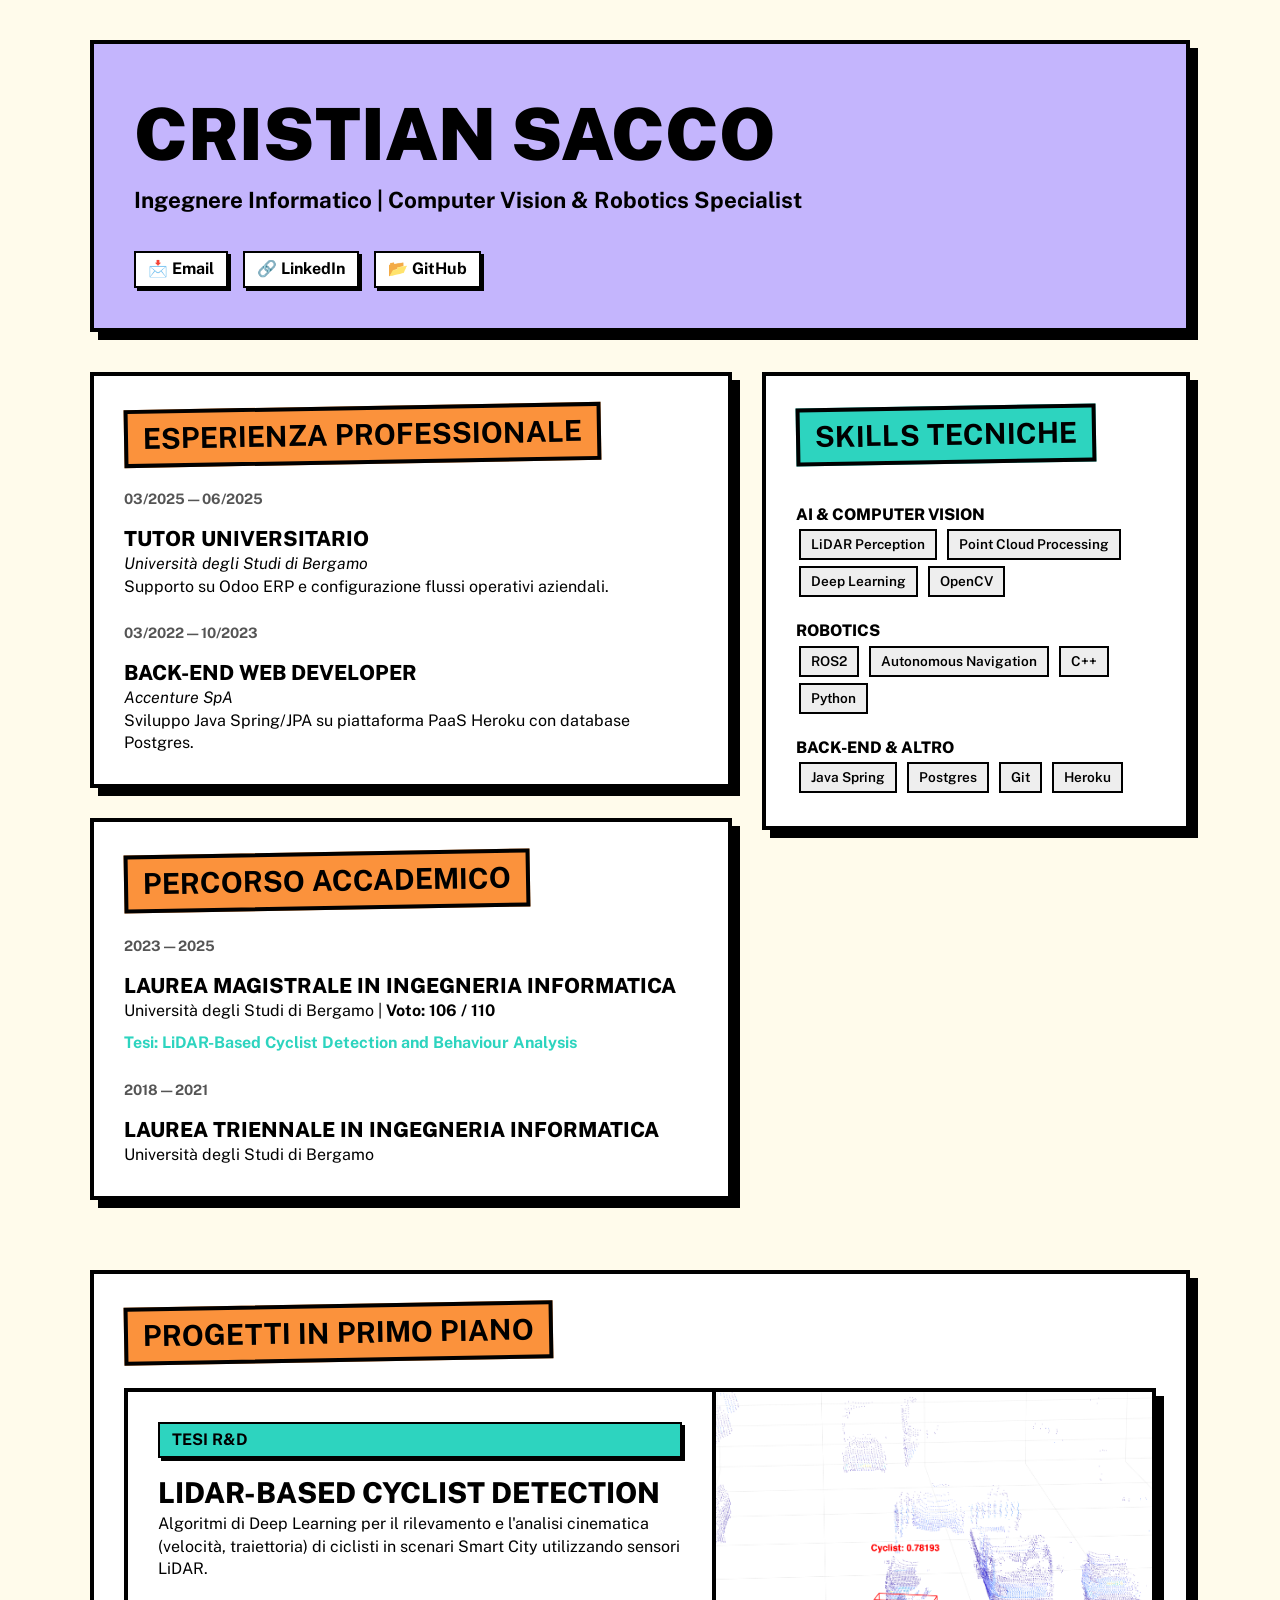
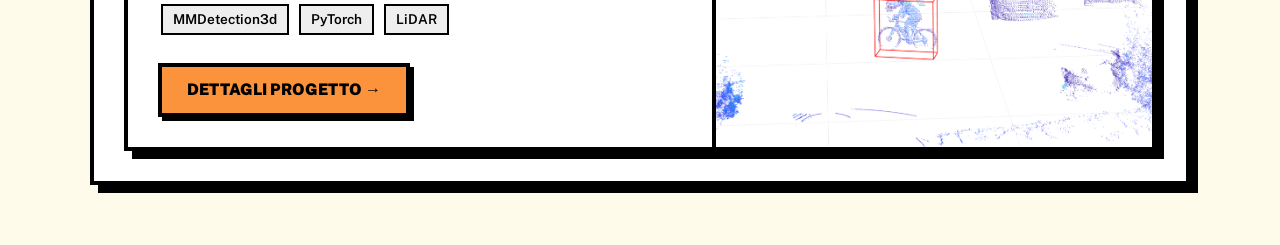
<file: index.html>
<!DOCTYPE html>
<html lang="it">
<head>
    <meta charset="UTF-8">
    <meta name="viewport" content="width=device-width, initial-scale=1.0">
    <title>Cristian Sacco | Portfolio</title>
    <link href="https://fonts.googleapis.com/css2?family=Public+Sans:wght@400;700;900&display=swap" rel="stylesheet">
    <link rel="stylesheet" href="style.css">
</head>
<body>

    <header>
        <h1>CRISTIAN SACCO</h1>
        <p style="font-size: 1.4rem; font-weight: 700;">Ingegnere Informatico | Computer Vision & Robotics Specialist</p>
        <div class="contact-bar">
            <a href="mailto:cristiansacco@icloud.com" class="badge">📩 Email</a>
            <a href="https://www.linkedin.com/in/cristian-sacco/" target="_blank" class="badge">🔗 LinkedIn</a>
            <a href="https://github.com/saccocristian" target="_blank" class="badge">📂 GitHub</a>
        </div>
    </header>

    <div class="grid">
        <main>
            <section>
                <h2>Esperienza Professionale</h2>
                <div style="margin-bottom: 25px;">
                    <span class="date">03/2025 — 06/2025</span>
                    <h3>Tutor Universitario</h3>
                    <p><em>Università degli Studi di Bergamo</em></p>
                    <p>Supporto su Odoo ERP e configurazione flussi operativi aziendali.</p>
                </div>
                <div>
                    <span class="date">03/2022 — 10/2023</span>
                    <h3>Back-end Web Developer</h3>
                    <p><em>Accenture SpA</em></p>
                    <p>Sviluppo Java Spring/JPA su piattaforma PaaS Heroku con database Postgres.</p>
                </div>
            </section>

            <section>
                <h2>Percorso Accademico</h2>
                <div style="margin-bottom: 25px;">
                    <span class="date">2023 — 2025</span>
                    <h3>Laurea Magistrale in Ingegneria Informatica</h3>
                    <p>Università degli Studi di Bergamo | <strong>Voto: 106 / 110</strong></p>
                    <p style="margin-top: 10px; font-weight: 700; color: var(--accent);">Tesi: LiDAR-Based Cyclist Detection and Behaviour Analysis</p>
                </div>
                <div>
                    <span class="date">2018 — 2021</span>
                    <h3>Laurea Triennale in Ingegneria Informatica</h3>
                    <p>Università degli Studi di Bergamo</p>
                </div>
            </section>
        </main>

        <aside>
            <section>
                <h2 style="background: var(--accent);">Skills Tecniche</h2>
                <div style="margin-bottom: 20px;">
                    <h3 style="font-size: 1rem;">AI & Computer Vision</h3>
                    <span class="skill-tag">LiDAR Perception</span>
                    <span class="skill-tag">Point Cloud Processing</span>
                    <span class="skill-tag">Deep Learning</span>
                    <span class="skill-tag">OpenCV</span>
                </div>
                <div style="margin-bottom: 20px;">
                    <h3 style="font-size: 1rem;">Robotics</h3>
                    <span class="skill-tag">ROS2</span>
                    <span class="skill-tag">Autonomous Navigation</span>
                    <span class="skill-tag">C++</span>
                    <span class="skill-tag">Python</span>
                </div>
                <div>
                    <h3 style="font-size: 1rem;">Back-end & Altro</h3>
                    <span class="skill-tag">Java Spring</span>
                    <span class="skill-tag">Postgres</span>
                    <span class="skill-tag">Git</span>
                    <span class="skill-tag">Heroku</span>
                </div>
            </section>
        </aside>
    </div>

    <div class="full-width-section">
        <section>
            <h2>Progetti in primo piano</h2>
            <div class="project-card-horizontal">
                <div class="project-content">
                    <span class="badge" style="background: var(--accent); margin-bottom: 15px;">TESI R&D</span>
                    <h3 style="font-size: 1.8rem; margin-top: 0;">LiDAR-Based Cyclist Detection</h3>
                    <p style="margin-bottom: 20px;">
                        Algoritmi di Deep Learning per il rilevamento e l'analisi cinematica (velocità, traiettoria) di ciclisti in scenari Smart City utilizzando sensori LiDAR.
                    </p>
                    <div style="margin-bottom: 25px;">
                        <span class="skill-tag">MMDetection3d</span>
                        <span class="skill-tag">PyTorch</span>
                        <span class="skill-tag">LiDAR</span>
                    </div>
                    <a href="progetto-lidar.html" class="btn-project">Dettagli Progetto →</a>
                </div>
                <div class="project-image-container">
                    <img src="assets/bounding_box.png" alt="Visualizzazione LiDAR">
                </div>
            </div>
        </section>
    </div>

</body>
</html>
</file>
<file: style.css>
:root {
    --bg: #FFFBEB;
    --primary: #C4B5FD;
    --secondary: #FB923C;
    --accent: #2DD4BF;
    --dark: #000000;
    --border: 4px solid #000000;
    --shadow: 8px 8px 0px 0px #000000;
}

* { margin: 0; padding: 0; box-sizing: border-box; }

body {
    background-color: var(--bg);
    font-family: 'Public Sans', sans-serif;
    color: var(--dark);
    padding: 20px;
    line-height: 1.4;
}

header {
    max-width: 1100px;
    margin: 20px auto;
    padding: 40px;
    background: var(--primary);
    border: var(--border);
    box-shadow: var(--shadow);
}

/* Fix spaziatura bottoni contatti */
.contact-bar {
    display: flex;
    flex-wrap: wrap;
    gap: 15px;
    margin-top: 35px;
}

.grid {
    max-width: 1100px;
    margin: 40px auto;
    display: grid;
    grid-template-columns: 1.5fr 1fr;
    gap: 30px;
}

/* Sezione progetti che prende tutto lo spazio */
.full-width-section {
    max-width: 1100px;
    margin: 0 auto 40px auto;
}

section {
    background: white;
    border: var(--border);
    padding: 30px;
    box-shadow: var(--shadow);
    margin-bottom: 30px;
}

h1 { font-size: clamp(2.2rem, 7vw, 4.5rem); font-weight: 900; text-transform: uppercase; }

h2 {
    font-size: 1.8rem;
    text-transform: uppercase;
    background: var(--secondary);
    display: inline-block;
    padding: 5px 15px;
    border: var(--border);
    margin-bottom: 25px;
    transform: rotate(-1deg);
}

h3 { font-size: 1.3rem; margin-top: 15px; text-transform: uppercase; font-weight: 800; }
.date { font-weight: 700; color: #555; font-size: 0.9rem; margin-bottom: 5px; display: block; }

.badge {
    background: white; border: 2px solid var(--dark);
    padding: 5px 12px; font-weight: 700; text-decoration: none;
    color: black; box-shadow: 3px 3px 0px var(--dark);
    transition: all 0.1s;
}

.badge:hover { transform: translate(-2px, -2px); box-shadow: 5px 5px 0px var(--dark); }

.skill-tag {
    display: inline-block;
    background: #eee;
    border: 2px solid var(--dark);
    padding: 4px 10px;
    margin: 3px;
    font-weight: 600;
    font-size: 0.85rem;
}

.project-card-horizontal {
    display: flex;
    background: white;
    border: var(--border);
    box-shadow: var(--shadow);
    overflow: hidden;
}

.project-content { flex: 1.2; padding: 30px; display: flex; flex-direction: column; justify-content: center; }
.project-image-container { flex: 1; border-left: var(--border); background: #e0e0e0; min-height: 300px; }
.project-image-container img { width: 100%; height: 100%; object-fit: cover; }

.btn-project {
    display: inline-block;
    background: var(--secondary);
    color: black;
    text-decoration: none;
    font-weight: 900;
    text-transform: uppercase;
    padding: 12px 25px;
    border: var(--border);
    box-shadow: 4px 4px 0px 0px #000;
    transition: all 0.1s ease;
    align-self: flex-start;
}

.btn-project:hover { transform: translate(-2px, -2px); box-shadow: 6px 6px 0px #000; }
.btn-project:active { transform: translate(4px, 4px); box-shadow: 0px 0px 0px #000; }

@media (max-width: 850px) {
    .grid { grid-template-columns: 1fr; }
    .project-card-horizontal { flex-direction: column-reverse; }
    .project-image-container { border-left: none; border-bottom: var(--border); height: 250px; min-height: auto; }
}

/* --- GESTIONE IMMAGINI PIPELINE --- */
.step-image {
    flex: 1;
    border: var(--border);
    box-shadow: var(--shadow);
    background: #eee;
    height: 350px; /* Altezza fissa uguale per tutte */
    display: flex;
    overflow: hidden;
}

.step-image img {
    width: 100%;
    height: 100%;
    object-fit: cover; /* Riempie il box senza deformarsi */
    object-position: center;
    display: block;
    cursor: zoom-in; /* Indica che si può cliccare per ingrandire */
    transition: opacity 0.2s;
}

.step-image img:hover {
    opacity: 0.9;
}

/* --- LIGHTBOX OTTIMIZZATO --- */
.lightbox-overlay {
    display: flex; /* Cambiamo da none a flex */
    visibility: hidden; /* Usiamo visibility e opacity per la velocità */
    opacity: 0;
    position: fixed;
    z-index: 9999;
    top: 0;
    left: 0;
    width: 100%;
    height: 100%;
    background-color: rgba(0, 0, 0, 0.9);
    cursor: zoom-out;
    align-items: center;
    justify-content: center;
    transition: opacity 0.2s ease-in-out, visibility 0.2s; /* Transizione rapida */
    will-change: opacity; /* Suggerisce al browser di usare la GPU */
}

/* Quando l'overlay è attivo */
.lightbox-overlay.active {
    visibility: visible;
    opacity: 1;
}

.lightbox-overlay img {
    max-width: 90%;
    max-height: 90%;
    border: 5px solid white;
    box-shadow: 0 0 30px rgba(0,0,0,0.5);
    cursor: default;
    transform: scale(0.95); /* Parte leggermente più piccola */
    transition: transform 0.2s ease-out;
}

.lightbox-overlay.active img {
    transform: scale(1); /* Effetto "pop" immediato */
}
</file>
